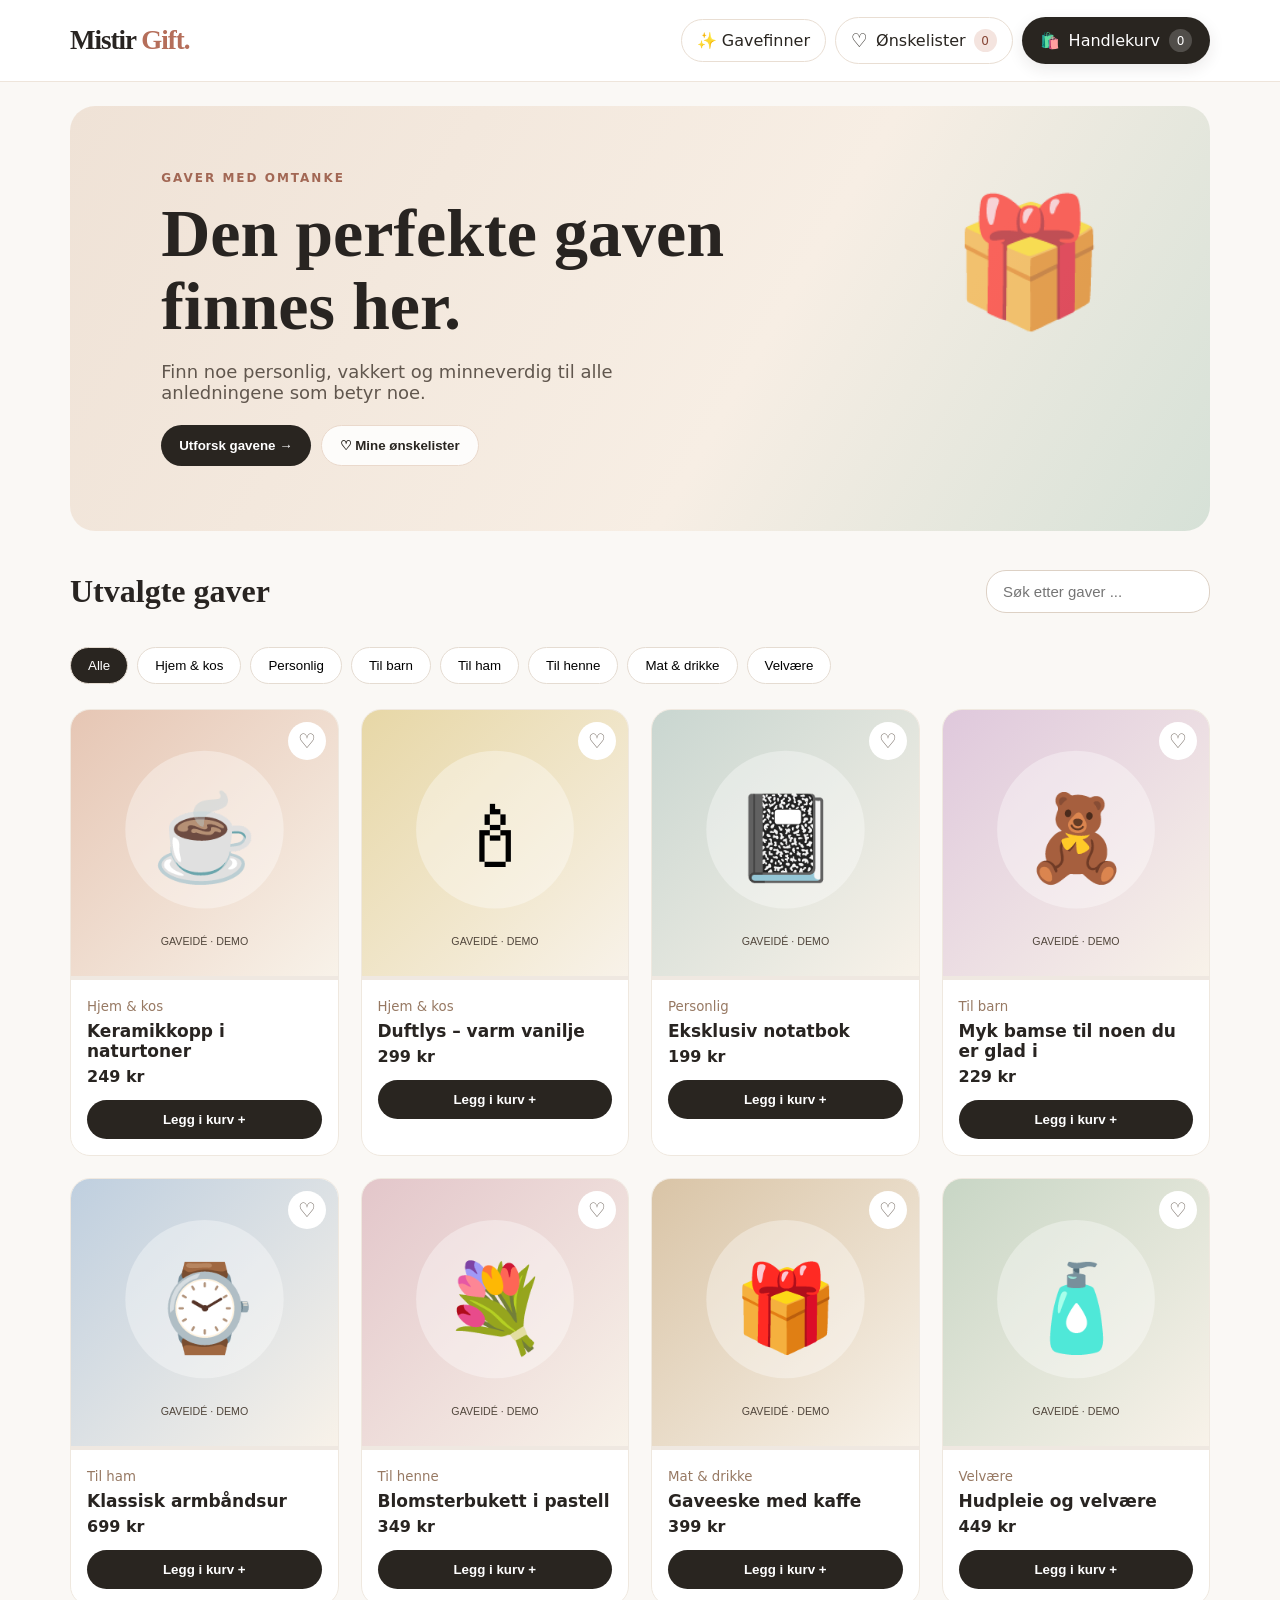
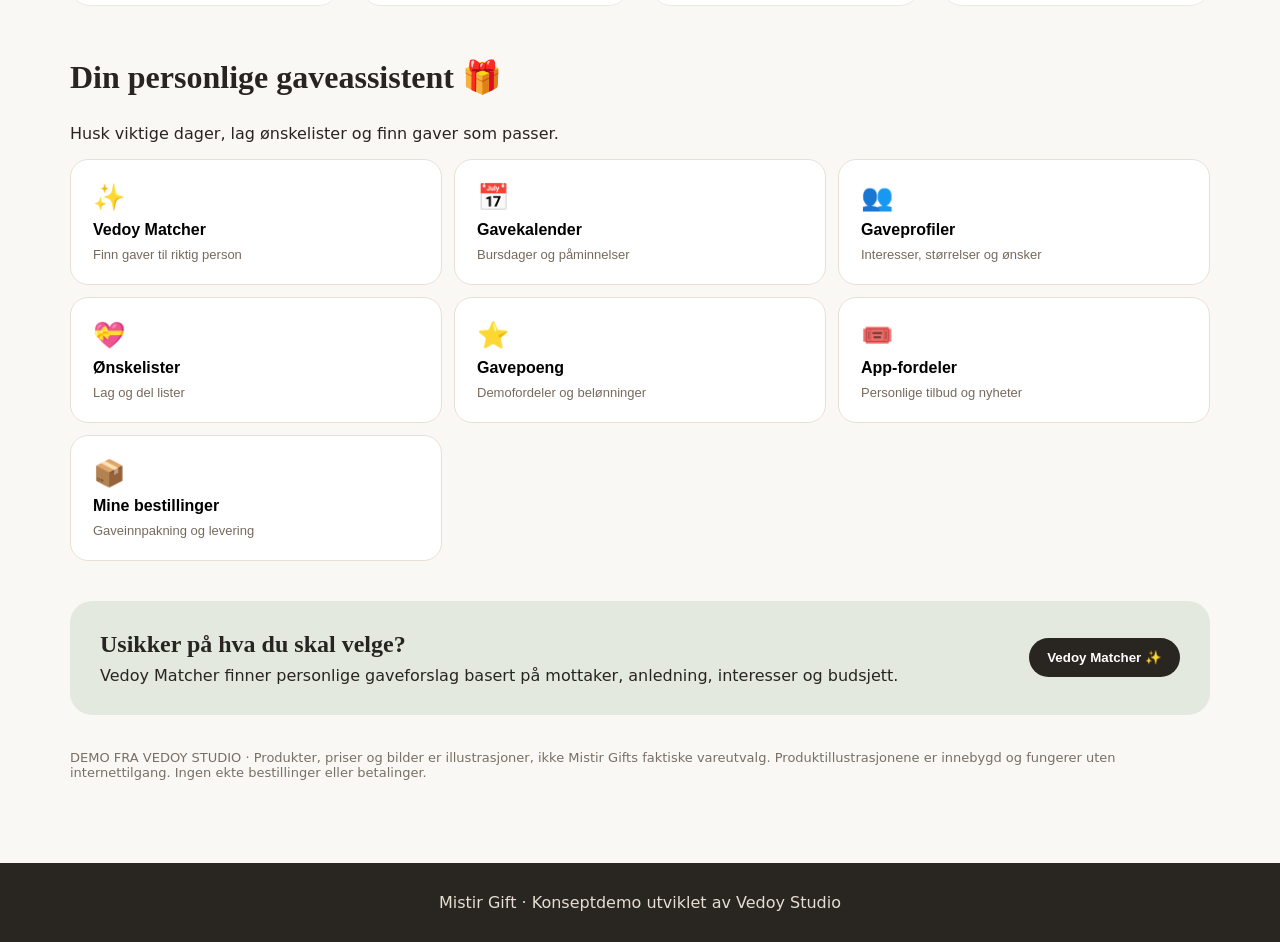
<file: index.html>
<!doctype html><html lang="no"><head><meta charset="utf-8"><meta name="viewport" content="width=device-width,initial-scale=1"><title>Mistir Gift – Demo</title><style>
:root{font-family:Inter,system-ui,-apple-system,sans-serif;color:#282421;background:#faf8f5}*{box-sizing:border-box}body{margin:0}header{background:#fff;position:sticky;top:0;z-index:4;border-bottom:1px solid #eee5db}.top{max-width:1180px;margin:auto;display:flex;align-items:center;justify-content:space-between;padding:17px 20px;gap:14px}.brand{font-family:Georgia,serif;font-size:27px;font-weight:bold;letter-spacing:-1px}.brand span{color:#b56e5a}.btn{border:0;background:#292520;color:#fff;padding:12px 18px;border-radius:25px;cursor:pointer;font-weight:600}.outline{background:#fff;color:#292520;border:1px solid #d8cfc5}main{max-width:1180px;margin:auto;padding:24px 20px 70px}.hero{border-radius:25px;background:linear-gradient(120deg,#efe2d6,#f7eee4 60%,#d6e1d7);padding:65px 8%;margin-bottom:30px;position:relative;overflow:hidden}.hero h1{font-family:Georgia,serif;font-size:clamp(37px,6vw,68px);line-height:1.07;max-width:620px;margin:12px 0}.hero p{max-width:500px;color:#61574e;font-size:18px}.eyebrow{color:#a26754;font-weight:800;letter-spacing:2px;font-size:12px}.hero .deco{position:absolute;right:9%;top:20%;font-size:125px;transform:rotate(-13deg);opacity:.7}.filters{display:flex;gap:9px;flex-wrap:wrap;margin:25px 0}.chip{background:#fff;border:1px solid #e5dcd2;padding:10px 17px;border-radius:24px;cursor:pointer}.chip.active{background:#292520;color:#fff}.heading{display:flex;align-items:center;justify-content:space-between;gap:20px}.heading h2{font-family:Georgia,serif;font-size:32px;margin:12px 0}.search{padding:12px 16px;border:1px solid #ddd1c5;border-radius:20px;background:#fff;min-width:200px;max-width:100%;font-size:15px}.grid{display:grid;grid-template-columns:repeat(4,minmax(0,1fr));gap:22px}.product{background:#fff;border:1px solid #efe8df;border-radius:20px;overflow:hidden}.photo{aspect-ratio:1/1;background:#efe8e1;position:relative}.photo img{width:100%;height:100%;object-fit:cover}.heart{position:absolute;right:12px;top:12px;border:0;border-radius:50%;width:38px;height:38px;background:#fff;cursor:pointer;font-size:20px}.info{padding:16px}.info small{color:#977963}.info h3{margin:6px 0;font-size:17px}.price{font-weight:800}.product .btn{width:100%;margin-top:14px}.banner{background:#e3e9df;border-radius:22px;padding:30px;margin:35px 0;display:flex;justify-content:space-between;align-items:center;gap:18px}.banner h2{font-family:Georgia,serif;margin:0 0 8px}.modalback{position:fixed;inset:0;background:#1c1a18a8;z-index:10;display:none;align-items:center;justify-content:center;padding:20px}.modal{background:#fff;border-radius:22px;padding:25px;width:min(470px,100%);max-height:90vh;overflow:auto}.modal h2{font-family:Georgia,serif}.modal label{display:block;margin:16px 0 7px;font-weight:600}.modal select,.modal input{width:100%;padding:12px;border:1px solid #ded3c8;border-radius:12px}.close{float:right;background:none;border:0;font-size:24px;cursor:pointer}.basket{display:grid;gap:12px}.basketitem{display:flex;justify-content:space-between;border-bottom:1px solid #eee;padding:10px 0}.note{color:#786f65;font-size:13px}.toast{position:fixed;bottom:20px;left:50%;transform:translateX(-50%);background:#292520;color:#fff;padding:13px 23px;border-radius:22px;display:none;z-index:12}footer{background:#292520;color:#e6ded4;padding:30px;text-align:center}@media(max-width:850px){.grid{grid-template-columns:repeat(2,minmax(0,1fr))}.hero .deco{opacity:.16}.hero{padding:50px 30px}}@media(max-width:460px){.grid{gap:12px}.info{padding:12px}.info h3{font-size:15px}.heading{display:block}.search{width:100%}.brand{font-size:22px}.top{padding:13px}.top .btn{padding:9px 12px;font-size:12px}.banner{display:block}}
</style><style>.extras{margin:40px 0}.feature-grid{display:grid;grid-template-columns:repeat(3,minmax(0,1fr));gap:12px}.feature{background:white;border:1px solid #eaded3;border-radius:18px;text-align:left;padding:22px;cursor:pointer;font-size:26px;display:flex;flex-direction:column;gap:8px}.feature strong{font-size:16px}.feature small{font-size:13px;color:#766a5d}.formline{display:grid;gap:8px;margin:12px 0}.formline input,.formline select,.formline textarea{padding:12px;border:1px solid #ddd;border-radius:12px;width:100%}.muted{color:#766a5d}.itemrow{border-bottom:1px solid #eee;padding:12px 0}.itemrow button{margin:5px}.feature:hover{border-color:#b56e5a}@media(max-width:700px){.feature-grid{grid-template-columns:repeat(2,minmax(0,1fr))}}@media(max-width:400px){.feature-grid{grid-template-columns:1fr}}</style><style>html{scroll-behavior:smooth}button{transition:transform .2s,box-shadow .2s}button:hover{transform:translateY(-2px)}button:active{transform:scale(.97)}button:focus-visible,input:focus-visible{outline:3px solid #b56e5a;outline-offset:3px}.hero{animation:rise .65s both}.product,.feature{animation:rise .55s both;transition:transform .25s,box-shadow .25s}.product:hover,.feature:hover{transform:translateY(-5px);box-shadow:0 12px 30px #45342622}.modal{animation:pop .2s both}.photo img{transition:transform .35s}.product:hover .photo img{transform:scale(1.05)}.wish-actions{display:flex;gap:8px;flex-wrap:wrap;margin:12px 0}.wish-actions button{padding:8px 12px}.wish-card{border:1px solid #eaded3;border-radius:15px;padding:14px;margin:12px 0}.wish-check{display:flex;align-items:center;gap:9px;padding:9px 0}.wish-check input{width:18px;height:18px}@keyframes rise{from{opacity:0;transform:translateY(15px)}to{opacity:1;transform:translateY(0)}}@keyframes pop{from{opacity:0;transform:scale(.96)}to{opacity:1;transform:scale(1)}}@media(prefers-reduced-motion:reduce){*,*:before,*:after{animation-duration:.01ms!important;transition-duration:.01ms!important;scroll-behavior:auto!important}}</style><link rel="stylesheet" href="/mistir-ui.css"></head><body><header><div class="top"><div class="brand">Mistir <span>Gift.</span></div><nav class="quicknav" aria-label="Hovedmeny"><button class="navlink finder-link" onclick="giftFinder()">✨ Gavefinner</button><button class="navlink wishlist-link" id="wishlistTrigger" onclick="listsUI()" aria-label="Åpne ønskelister"><span class="nav-icon" aria-hidden="true">♡</span><span class="nav-label">Ønskelister</span><span class="nav-count" id="wishCount">0</span></button><button class="btn navcart" id="cartTrigger" onclick="showCart()" aria-label="Åpne handlekurv"><span class="cart-icon" aria-hidden="true">🛍️</span><span class="cart-label">Handlekurv</span><span class="nav-count" id="count">0</span></button></nav></div></header><main><section class="hero"><div class="eyebrow">GAVER MED OMTANKE</div><h1>Den perfekte gaven finnes her.</h1><p>Finn noe personlig, vakkert og minneverdig til alle anledningene som betyr noe.</p><div class="hero-actions"><button class="btn" onclick="document.getElementById('catalog').scrollIntoView({behavior:'smooth'})">Utforsk gavene →</button><button class="btn outline" onclick="listsUI()">♡ Mine ønskelister</button></div><p class="swipe-hint" aria-hidden="true">Sveip mot venstre for å åpne ønskelistene <span>→</span></p><span class="deco">🎁</span></section><section class="heading" id="catalog"><h2>Utvalgte gaver</h2><input id="search" class="search" placeholder="Søk etter gaver ..." oninput="render()"></section><div class="filters" id="filters"></div><section class="grid" id="products"></section><section class="extras" id="gift-tools"><div class="heading"><h2>Din personlige gaveassistent 🎁</h2></div><p>Husk viktige dager, lag ønskelister og finn gaver som passer.</p><div class="feature-grid"><button class="feature" onclick="giftFinder()">✨ <strong>Vedoy Matcher</strong><small>Finn gaver til riktig person</small></button><button class="feature" onclick="calendarUI()">📅 <strong>Gavekalender</strong><small>Bursdager og påminnelser</small></button><button class="feature" onclick="profilesUI()">👥 <strong>Gaveprofiler</strong><small>Interesser, størrelser og ønsker</small></button><button class="feature" onclick="listsUI()">💝 <strong>Ønskelister</strong><small>Lag og del lister</small></button><button class="feature" onclick="rewardsUI()">⭐ <strong>Gavepoeng</strong><small>Demofordeler og belønninger</small></button><button class="feature" onclick="offersUI()">🎟️ <strong>App-fordeler</strong><small>Personlige tilbud og nyheter</small></button><button class="feature" onclick="ordersUI()">📦 <strong>Mine bestillinger</strong><small>Gaveinnpakning og levering</small></button></div></section><section class="banner"><div><h2>Usikker på hva du skal velge?</h2><div>Vedoy Matcher finner personlige gaveforslag basert på mottaker, anledning, interesser og budsjett.</div></div><button class="btn" onclick="giftFinder()">Vedoy Matcher ✨</button></section><p class="note">DEMO FRA VEDOY STUDIO · Produkter, priser og bilder er illustrasjoner, ikke Mistir Gifts faktiske vareutvalg. Produktillustrasjonene er innebygd og fungerer uten internettilgang. Ingen ekte bestillinger eller betalinger.</p></main><footer>Mistir Gift · Konseptdemo utviklet av Vedoy Studio</footer><nav class="mobile-dock" aria-label="Hurtigmeny"><button onclick="document.getElementById('catalog').scrollIntoView({behavior:'smooth'})"><span class="dock-icon" aria-hidden="true">⌕</span>Produkter</button><button onclick="listsUI()"><span class="dock-icon" aria-hidden="true">♡</span>Ønskelister<span class="dock-count" id="mobileWishCount">0</span></button><button id="mobileCartTrigger" onclick="showCart()"><span class="dock-icon" aria-hidden="true">🛍️</span>Handlekurv<span class="dock-count" id="mobileCartCount">0</span></button></nav><div class="modalback" id="overlay" onclick="if(event.target===this)hide()"><div class="modal"><button class="close" onclick="hide()">×</button><div id="modalbody"></div></div></div><div class="toast" id="toast"></div><script src="./mistir-catalog.js"></script><script>
const products=window.MistirCatalog.products;let category='Alle',cart=[],wishlist=[];const kr=n=>n.toLocaleString('nb-NO')+' kr';function render(){document.getElementById('filters').innerHTML=['Alle',...new Set(products.map(x=>x.category))].map(c=>`<button class="chip ${category===c?'active':''}" onclick="category=${JSON.stringify(c).replace(/"/g,'&quot;')};render()">${c}</button>`).join('');let q=document.getElementById('search').value.toLowerCase();document.getElementById('products').innerHTML=products.filter(p=>(category==='Alle'||p.category===category)&&(p.name+' '+p.category).toLowerCase().includes(q)).map(p=>`<article class="product"><div class="photo"><img loading="lazy" src="${p.image}" alt="${p.name}" onerror="this.style.display='none';this.parentNode.style.background='#e8ded2'"><button class="heart" onclick="toggleWish(${p.id})">${wishlist.includes(p.id)?'♥':'♡'}</button></div><div class="info"><small>${p.category}</small><h3>${p.name}</h3><div class="price">${kr(p.price)}</div><button class="btn" onclick="add(${p.id})">Legg i kurv +</button></div></article>`).join('')||'<p>Ingen produkter funnet.</p>';document.getElementById('count').textContent=cart.length;document.getElementById('wishCount').textContent=wishlist.length}function toast(t){let x=document.getElementById('toast');x.textContent=t;x.style.display='block';setTimeout(()=>x.style.display='none',2200)}function add(id){cart.push(id);render();toast('Lagt i handlekurven!')}function toggleWish(id){wishlist=wishlist.includes(id)?wishlist.filter(x=>x!==id):[...wishlist,id];render();toast('Ønskeliste oppdatert')}function modal(s){document.getElementById('modalbody').innerHTML=s;document.getElementById('overlay').style.display='flex'}function hide(){document.getElementById('overlay').style.display='none'}function showCart(){let total=cart.reduce((s,id)=>s+products.find(p=>p.id===id).price,0);modal(`<h2>Din handlekurv 🛍️</h2>${cart.length?'<div class="basket">'+cart.map((id,i)=>{let p=products.find(p=>p.id===id);return `<div class="basketitem"><span>${p.name}</span><span>${kr(p.price)} <button onclick="cart.splice(${i},1);render();showCart()">×</button></span></div>`}).join('')+'</div><h3>Totalt: '+kr(total)+'</h3><p class="note">Demo: ingen betaling er koblet til.</p><button class="btn" onclick="toast(\'Bestilling er ikke aktiv i demoen\')">Til kassen (demo)</button>':'<p>Handlekurven er tom.</p>'}`)}function showWishlist(){modal(`<h2>Din ønskeliste ♡</h2>${wishlist.length?wishlist.map(id=>{let p=products.find(p=>p.id===id);return `<div class="basketitem">${p.name} <button class="btn" onclick="add(${id});showWishlist()">Legg til</button></div>`}).join(''):'<p>Ingen favoritter ennå.</p>'}`)}function giftFinder(){modal(`<div class="eyebrow">VEDOY MATCHER · GAVEFINNER</div><h2>Hvem vil du glede? ✨</h2><p>Fortell litt om personen, så matcher vi gavene i katalogen.</p><label>Mottaker</label><select id="recipient"><option value="venn">Venn</option><option value="partner">Partner</option><option value="familie">Familie</option><option value="barn">Barn</option><option value="kollega">Kollega</option></select><label>Anledning</label><select id="occasion"><option value="bursdag">Bursdag</option><option value="jul">Jul</option><option value="takk">Takk for hjelpen</option><option value="jubileum">Jubileum</option><option value="bare">Bare fordi</option></select><label>Hva liker personen?</label><select id="interest"><option value="kos">Hjemmekos</option><option value="personlig">Personlige ting</option><option value="mat">Mat og drikke</option><option value="velvare">Velvære</option><option value="lek">Lek og moro</option><option value="stil">Stil og tilbehør</option></select><label>Maksbudsjett</label><select id="budget"><option value="250">250 kr</option><option value="400">400 kr</option><option value="600" selected>600 kr</option><option value="1000">1 000 kr</option></select><button class="btn" style="margin-top:20px;width:100%" onclick="recommend()">Finn mine gavematcher →</button><p class="note">Eksempelalgoritme fra Vedoy Studio – ingen personopplysninger sendes eller lagres.</p>`)}function recommend(){let b=+document.getElementById('budget').value,r=document.getElementById('recipient').value,i=document.getElementById('interest').value,o=document.getElementById('occasion').value;let tags={kos:['Hjem & kos'],personlig:['Personlig'],mat:['Mat & drikke'],velvare:['Velvære'],lek:['Til barn'],stil:['Til ham','Til henne']};let ranked=products.filter(p=>p.price<=b).map(p=>({p,score:(tags[i].includes(p.category)?5:0)+(r==='barn'&&p.category==='Til barn'?5:0)+(r==='partner'&&['Til henne','Til ham','Velvære'].includes(p.category)?2:0)+(o==='takk'&&['Mat & drikke','Hjem & kos'].includes(p.category)?2:0)+(p.price>=b*.45?1:0)})).sort((a,b)=>b.score-a.score||a.p.price-b.p.price).slice(0,3);if(!ranked.length){modal('<h2>Ingen treff innen budsjettet</h2><button class="btn" onclick="giftFinder()">Prøv igjen</button>');return}modal(`<div class="eyebrow">VEDOY MATCHER</div><h2>Dine 3 gavematcher 🎁</h2><p>Forslagene er rangert etter interessene, anledningen og budsjettet ditt.</p>${ranked.map(({p},idx)=>`<div style="display:flex;align-items:center;gap:12px;border-bottom:1px solid #eee;padding:12px 0"><img src="${p.image}" alt="" style="width:90px;height:90px;object-fit:cover;border-radius:12px"><div><small>Match ${idx+1} · ${p.category}</small><h3 style="margin:5px 0">${p.name}</h3><b>${kr(p.price)}</b><div><button class="btn" style="padding:8px 12px;margin-top:8px" onclick="add(${p.id})">Legg i kurv</button></div></div></div>`).join('')}<button class="btn outline" style="margin-top:18px" onclick="giftFinder()">Endre svar</button>`)}render();
</script><script>
const storeKey='mistir-gift-demo-v2';
let giftState;
try{giftState=JSON.parse(localStorage.getItem(storeKey))||{}}catch(e){giftState={}}
giftState={events:[],profiles:[],lists:[],points:50,orders:[],...giftState};
function persistGift(){try{localStorage.setItem(storeKey,JSON.stringify(giftState))}catch(e){toast('Kunne ikke lagre på denne enheten')}}
function safe(t){return String(t??'').replace(/[&<>"']/g,c=>({'&':'&amp;','<':'&lt;','>':'&gt;','"':'&quot;',"'":'&#39;'}[c]))}
function field(id,label,type='text',placeholder=''){return '<div class="formline"><label for="'+id+'">'+label+'</label><input id="'+id+'" type="'+type+'" placeholder="'+safe(placeholder)+'"></div>'}
function value(id){return document.getElementById(id).value.trim()}
function calendarUI(){modal('<h2>📅 Gavekalender</h2><p class="muted">Lagre merkedager på denne enheten.</p>'+field('evName','Navn')+field('evDate','Dato','date')+'<button class="btn" onclick="saveEvent()">Legg til merkedag</button><button class="btn outline" onclick="enableReminders()">Aktiver varsler</button>'+giftState.events.map((e,i)=>'<div class="itemrow"><b>'+safe(e.name)+'</b> · '+safe(e.date)+' <button onclick="removeGift(\'events\','+i+',calendarUI)">Slett</button></div>').join('')+'<p class="note">Nettleservarsler kan vises mens siden er åpen. Automatiske bakgrunnspåminnelser krever en senere app-/serverintegrasjon.</p>')}
function saveEvent(){let name=value('evName'),date=value('evDate');if(!name||!date)return toast('Fyll inn navn og dato');giftState.events.push({name,date});persistGift();calendarUI()}
async function enableReminders(){if(!('Notification'in window))return toast('Varsler støttes ikke her');if(!isSecureContext)return toast('Varsler krever HTTPS');let p=await Notification.requestPermission();toast(p==='granted'?'Varsler tillatt':'Varsler ikke aktivert');if(p==='granted')new Notification('Mistir Gift',{body:'Varsler er aktivert i demoen'})}
function removeGift(key,i,fn){giftState[key].splice(i,1);persistGift();fn()}
function profilesUI(){modal('<h2>👥 Gaveprofiler</h2><p class="muted">Husk hva dine nærmeste liker.</p>'+field('prName','Navn')+field('prLikes','Interesser','text','Kaffe, natur, bøker ...')+field('prSize','Størrelse (valgfritt)')+field('prColor','Favorittfarge (valgfritt)')+'<button class="btn" onclick="saveProfile()">Lagre profil</button>'+giftState.profiles.map((p,i)=>'<div class="itemrow"><b>'+safe(p.name)+'</b><p>'+safe(p.likes)+' · '+safe(p.size)+' · '+safe(p.color)+'</p><button class="btn outline" onclick="matchProfile('+i+')">Finn gave</button> <button onclick="removeGift(\'profiles\','+i+',profilesUI)">Slett</button></div>').join(''))}
function saveProfile(){let name=value('prName');if(!name)return toast('Skriv inn navn');giftState.profiles.push({name,likes:value('prLikes'),size:value('prSize'),color:value('prColor')});persistGift();profilesUI()}
function matchProfile(i){giftFinder();toast('Profil: '+giftState.profiles[i].name+' – velg passende interesse')}
function listsUI(){modal('<h2>💝 Ønskelister</h2><p class="muted">Opprett egne lister. Deling skjer via lenke som inneholder produkt-ID-er.</p>'+field('listName','Listenavn','text','Jul 2026')+'<button class="btn" onclick="saveList()">Opprett liste</button>'+giftState.lists.map((l,i)=>'<div class="itemrow"><b>'+safe(l.name)+'</b><p>'+l.ids.map(id=>safe(products.find(p=>p.id===id)?.name||'')).join(', ')+'</p><button class="btn outline" onclick="editList('+i+')">Rediger</button> <button class="btn outline" onclick="shareList('+i+')">Del</button> <button onclick="removeGift(\'lists\','+i+',listsUI)">Slett</button></div>').join('')+'<button class="btn outline" onclick="showWishlist()">Se favoritter ♡</button>')}
function saveList(){let name=value('listName');if(!name)return toast('Gi listen et navn');giftState.lists.push({name,ids:[...wishlist]});persistGift();listsUI()}
function editList(i){let l=giftState.lists[i];modal('<h2>'+safe(l.name)+'</h2><p>Velg produkter i listen:</p>'+products.map(p=>'<div class="itemrow"><label><input type="checkbox" data-list-product="'+p.id+'" '+(l.ids.includes(p.id)?'checked':'')+'> '+safe(p.name)+'</label></div>').join('')+'<button class="btn" onclick="saveListItems('+i+')">Lagre</button>')}
function saveListItems(i){giftState.lists[i].ids=[...document.querySelectorAll('[data-list-product]:checked')].map(x=>Number(x.dataset.listProduct));persistGift();listsUI()}
function shareList(i){let l=giftState.lists[i];let u=new URL(location.href);u.searchParams.set('wishlist',l.ids.join(','));u.searchParams.set('list',l.name);if(navigator.share)navigator.share({title:l.name,url:u.href}).catch(()=>{});else if(navigator.clipboard)navigator.clipboard.writeText(u.href).then(()=>toast('Delingslenke kopiert')).catch(()=>toast('Kunne ikke kopiere'));else modal('<h2>Del listen</h2><input readonly value="'+safe(u.href)+'">')}
function rewardsUI(){modal('<h2>⭐ Gavepoeng</h2><h3>'+giftState.points+' demopoeng</h3><p>Dette er kun et eksempel på et fremtidig lojalitetsprogram. Poeng har ingen pengeverdi.</p><button class="btn" onclick="demoReward()">Prøv en demobelønning (20 poeng)</button><p class="note">Ekte opptjening og innløsning krever kundekonto og backend.</p>')}
function demoReward(){if(giftState.points<20)return toast('Ikke nok demopoeng');giftState.points-=20;persistGift();rewardsUI();toast('Demobelønning aktivert!')}
function offersUI(){modal('<h2>🎟️ App-fordeler</h2><div class="itemrow"><b>Tidlig tilgang</b><p>Få beskjed når nye gavekolleksjoner lanseres.</p></div><div class="itemrow"><b>Personlige tilbud</b><p>Foreslåtte tilbud basert på interesser du selv velger.</p></div><div class="itemrow"><b>Gavepoeng</b><p>Belønninger for lojale kunder (demofunksjon).</p></div><p class="note">Ingen aktive rabatter eller pushkampanjer er koblet til.</p>')}
function ordersUI(){modal('<h2>📦 Gavebestilling</h2><p>Velg gaveinnpakning og skriv en personlig hilsen. Dette lager kun en lokal prøvebestilling.</p><div class="formline"><label><input type="checkbox" id="wrapGift"> Gaveinnpakning</label></div>'+field('giftMsg','Gavehilsen','text','Gratulerer med dagen!')+field('giftAddress','Leveringsnotat (valgfritt)')+'<button class="btn" onclick="saveDemoOrder()">Lagre prøvebestilling</button><h3>Tidligere prøvebestillinger</h3>'+giftState.orders.map((o,i)=>'<div class="itemrow"><b>Demoordre #'+(i+1)+'</b> · '+safe(o.date)+'<p>'+safe(o.items)+' · '+(o.wrap?'Med innpakning':'Uten innpakning')+'</p><small>Status: Eksempel – ikke sendt</small></div>').join(''))}
function saveDemoOrder(){if(!cart.length)return toast('Legg produkter i handlekurven først');giftState.orders.push({date:new Date().toLocaleDateString('nb-NO'),items:cart.map(id=>products.find(p=>p.id===id)?.name).join(', '),wrap:document.getElementById('wrapGift').checked,message:value('giftMsg'),note:value('giftAddress')});persistGift();cart=[];render();ordersUI();toast('Prøvebestilling lagret – ingen betaling')}
(function(){let params=new URLSearchParams(location.search),ids=(params.get('wishlist')||'').split(',').map(Number).filter(n=>products.some(p=>p.id===n));if(ids.length){let name=params.get('list')||'Delt ønskeliste';let banner=document.createElement('div');banner.className='banner';banner.innerHTML='<div><h2>💝 '+safe(name)+'</h2><p>'+ids.map(id=>safe(products.find(p=>p.id===id).name)).join(', ')+'</p></div><button class="btn" id="importList">Lagre listen</button>';document.querySelector('main').prepend(banner);banner.querySelector('#importList').onclick=()=>{giftState.lists.push({name,ids});persistGift();toast('Ønskelisten er lagret')}}})();
</script><script>
try{wishlist=JSON.parse(localStorage.getItem('mistir-favorites')||'[]').filter(id=>products.some(p=>p.id===id))}catch(e){wishlist=[]}
const oldToggleWish=toggleWish;
toggleWish=function(id){oldToggleWish(id);try{localStorage.setItem('mistir-favorites',JSON.stringify(wishlist))}catch(e){}};
render();
listsUI=function(){modal('<h2>💝 Administrer ønskelister</h2><p>Lag egne lister, legg til eller fjern produkter, gi nytt navn og del.</p>'+field('listName','Navn på ny liste','text','Jul, bursdag ...')+'<button class="btn" onclick="saveList()">Opprett fra favoritter</button>'+giftState.lists.map((l,i)=>'<div class="wish-card"><b>'+safe(l.name)+'</b><p>'+l.ids.length+' produkter · '+kr(l.ids.reduce((s,id)=>s+(products.find(p=>p.id===id)?.price||0),0))+'</p><div class="wish-actions"><button class="btn outline" onclick="editList('+i+')">Rediger varer</button><button class="btn outline" onclick="renameWishList('+i+')">Endre navn</button><button class="btn outline" onclick="shareList('+i+')">Del</button><button class="btn outline" onclick="copyWishList('+i+')">Kopier</button><button class="btn outline" onclick="deleteWishList('+i+')">Slett</button></div></div>').join('')+'<button class="btn outline" onclick="showWishlist()">Favoritter ♡ ('+wishlist.length+')</button>')};
editList=function(i){let l=giftState.lists[i];if(!l)return listsUI();modal('<h2>'+safe(l.name)+'</h2><p>Velg produktene du vil ha i listen:</p>'+products.map(p=>'<label class="wish-check"><input type="checkbox" data-list-product="'+p.id+'" '+(l.ids.includes(p.id)?'checked':'')+'> '+safe(p.name)+' · '+kr(p.price)+'</label>').join('')+'<button class="btn" onclick="saveListItems('+i+')">Lagre endringer</button> <button class="btn outline" onclick="listsUI()">Tilbake</button>')};
function renameWishList(i){let l=giftState.lists[i];if(!l)return;modal('<h2>Endre listenavn</h2>'+field('newListName','Nytt navn','text',l.name)+'<button class="btn" onclick="commitWishName('+i+')">Lagre</button>')}
function commitWishName(i){let n=value('newListName');if(!n||!giftState.lists[i])return toast('Skriv et navn');giftState.lists[i].name=n;persistGift();listsUI();toast('Navnet er endret')}
function copyWishList(i){let l=giftState.lists[i];if(!l)return;giftState.lists.push({name:l.name+' (kopi)',ids:[...l.ids]});persistGift();listsUI();toast('Listen er kopiert')}
function deleteWishList(i){let l=giftState.lists[i];if(!l)return;if(!confirm('Slette ønskelisten '+l.name+'?'))return;giftState.lists.splice(i,1);persistGift();listsUI();toast('Listen er slettet')}
</script>
<script type="module" src="/mistir-motion.js"></script><script src="/mistir-ui.js"></script><script src="./mistir-swipe.js"></script></body></html>
</file>
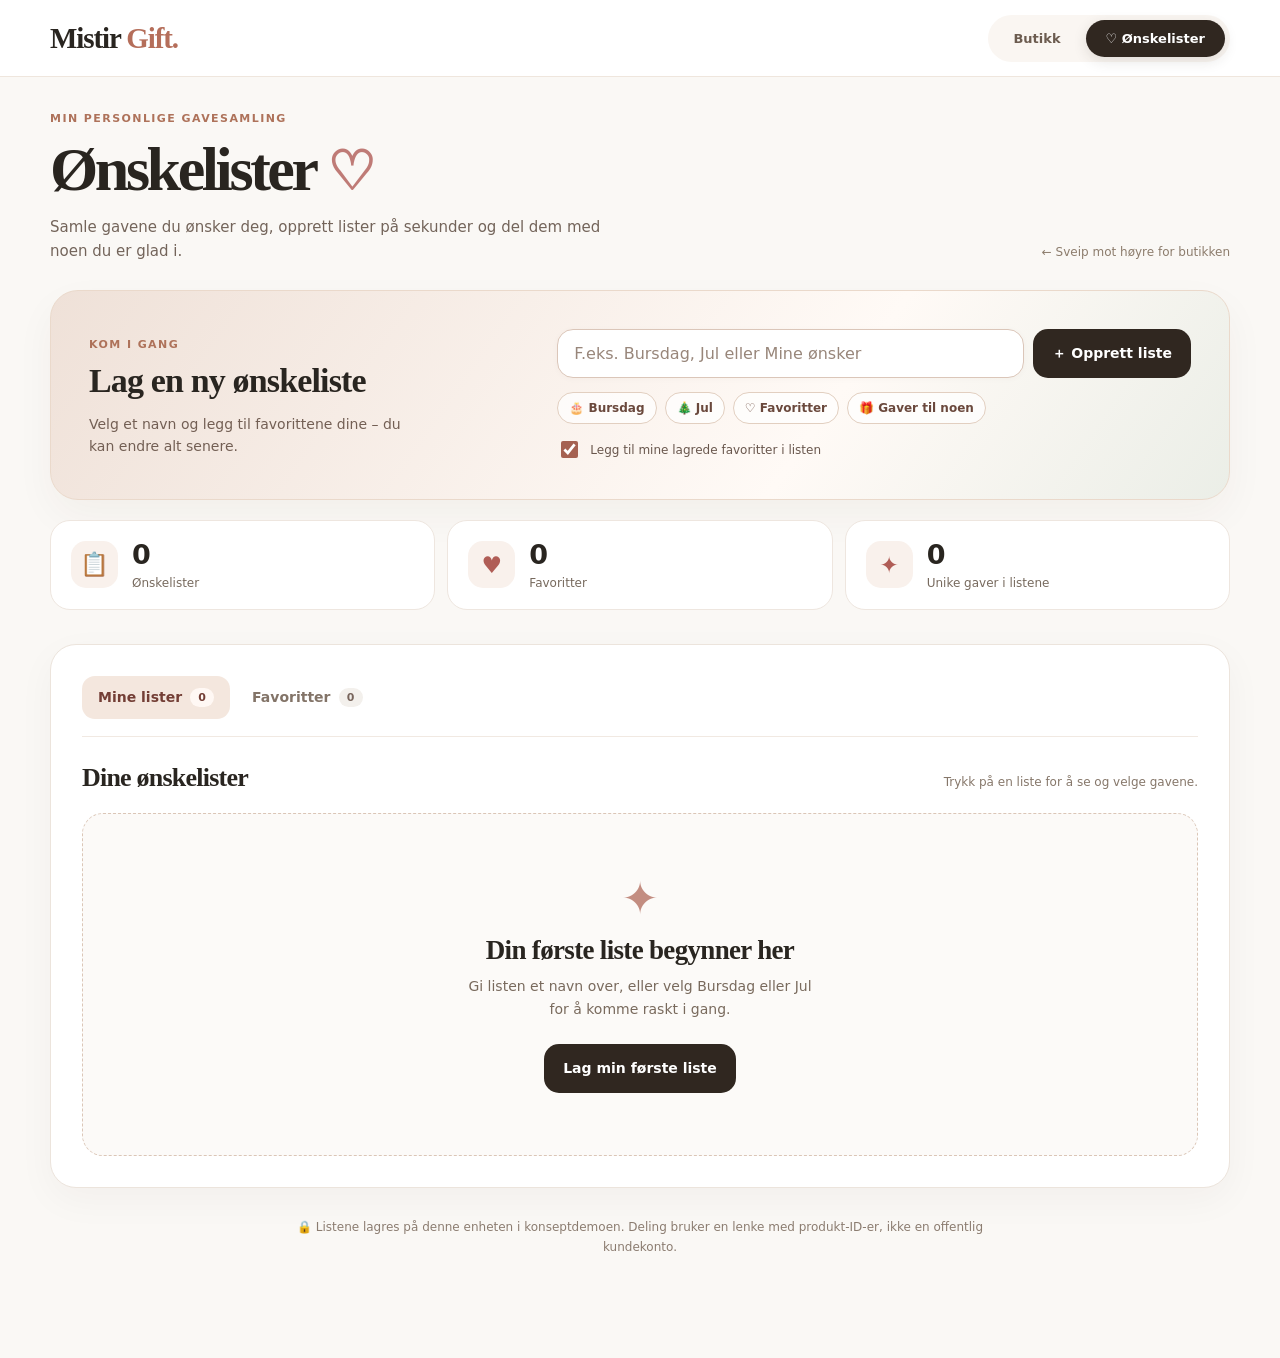
<file: wishlist.html>
<!doctype html>
<html lang="no" data-vd-theme="light" data-mistir-view="wishlist">
<head>
  <meta charset="utf-8">
  <meta name="viewport" content="width=device-width, initial-scale=1, viewport-fit=cover">
  <meta name="theme-color" content="#faf8f5">
  <meta name="description" content="Lag og del ønskelister for bursdag, jul og andre spesielle anledninger. Mistir Gift konseptdemo fra Vedoy Studio.">
  <title>Mine ønskelister | Mistir Gift</title>
  <link rel="stylesheet" href="./vd-base.css">
  <link rel="stylesheet" href="./mistir-wishlist.css">
</head>
<body>
<header class="wl-topbar">
  <div class="wl-top-inner vd-container">
    <a class="wl-brand" href="./index.html" aria-label="Mistir Gift – tilbake til butikken">Mistir <span>Gift.</span></a>
    <nav class="wl-top-nav" aria-label="Hovednavigasjon">
      <a href="./index.html" class="wl-nav-item">Butikk</a>
      <a href="./wishlist.html" class="wl-nav-item is-active" aria-current="page">♡ Ønskelister</a>
    </nav>
  </div>
</header>
<main class="vd-container wl-main" id="wishlistMain">
  <div class="wl-heading">
    <div>
      <span class="wl-kicker">MIN PERSONLIGE GAVESAMLING</span>
      <h1>Ønskelister <span class="wl-heading-heart" aria-hidden="true">♡</span></h1>
      <p class="wl-subtitle">Samle gavene du ønsker deg, opprett lister på sekunder og del dem med noen du er glad i.</p>
    </div>
    <span class="wl-swipe-tip" aria-hidden="true">← Sveip mot høyre for butikken</span>
  </div>

  <section class="wl-create" aria-labelledby="wl-create-title">
    <div class="wl-create-copy">
      <span class="wl-label">KOM I GANG</span>
      <h2 id="wl-create-title">Lag en ny ønskeliste</h2>
      <p>Velg et navn og legg til favorittene dine – du kan endre alt senere.</p>
    </div>
    <form id="createListForm" autocomplete="off">
      <div class="wl-create-fields">
        <label class="vd-visually-hidden" for="newListName">Navn på ønskelisten</label>
        <input id="newListName" name="name" required maxlength="70" placeholder="F.eks. Bursdag, Jul eller Mine ønsker" autocomplete="off">
        <button class="wl-primary-btn" type="submit">＋ Opprett liste</button>
      </div>
      <div class="wl-quick-names" aria-label="Forslag til listenavn">
        <button type="button" data-template="Bursdagsønsker">🎂 Bursdag</button>
        <button type="button" data-template="Juleønsker">🎄 Jul</button>
        <button type="button" data-template="Mine favoritter">♡ Favoritter</button>
        <button type="button" data-template="Gaver til noen">🎁 Gaver til noen</button>
      </div>
      <label class="wl-favorites-opt"><input id="includeFavorites" type="checkbox" checked> <span>Legg til mine lagrede favoritter i listen</span></label>
    </form>
  </section>

  <section class="wl-summary" aria-label="Din gaveoversikt">
    <div class="wl-stat"><span class="wl-stat-icon">📋</span><div><strong id="listStat">0</strong><span>Ønskelister</span></div></div>
    <div class="wl-stat"><span class="wl-stat-icon">♥</span><div><strong id="favoriteStat">0</strong><span>Favoritter</span></div></div>
    <div class="wl-stat wl-stat-wide"><span class="wl-stat-icon">✦</span><div><strong id="savedStat">0</strong><span>Unike gaver i listene</span></div></div>
  </section>

  <section class="wl-collection" aria-label="Dine lister og favoritter">
    <div class="wl-tabs" role="tablist" aria-label="Ønskelistevisning">
      <button class="wl-tab is-active" type="button" role="tab" id="tabLists" aria-controls="listsView" aria-selected="true" data-tab="lists">Mine lister <span id="tabListsCount">0</span></button>
      <button class="wl-tab" type="button" role="tab" id="tabFavorites" aria-controls="favoritesView" aria-selected="false" data-tab="favorites">Favoritter <span id="tabFavoritesCount">0</span></button>
    </div>

    <div id="listsView" role="tabpanel" aria-labelledby="tabLists">
      <div class="wl-section-lede"><h2>Dine ønskelister</h2><p>Trykk på en liste for å se og velge gavene.</p></div>
      <div class="wl-lists-grid" id="listsGrid"></div>
      <div class="wl-empty" id="emptyLists" hidden>
        <div class="wl-empty-symbol">✦</div>
        <h3>Din første liste begynner her</h3>
        <p>Gi listen et navn over, eller velg Bursdag eller Jul for å komme raskt i gang.</p>
        <button class="wl-primary-btn" id="emptyCreateButton" type="button">Lag min første liste</button>
      </div>
    </div>

    <div id="favoritesView" role="tabpanel" aria-labelledby="tabFavorites" hidden>
      <div class="wl-section-lede"><h2>Gavene du har lagret</h2><p>Trykk på hjertet i butikken for å samle favoritter her.</p></div>
      <div class="wl-favorites-grid" id="favoritesGrid"></div>
      <div class="wl-empty" id="emptyFavorites" hidden>
        <div class="wl-empty-symbol">♡</div>
        <h3>Her blir det fint å samle ønsker</h3>
        <p>Du har ikke lagret noen favoritter ennå.</p>
        <a class="wl-primary-btn" href="./index.html#catalog">Utforsk gavene</a>
      </div>
    </div>

    <div id="detailView" aria-label="Rediger ønskeliste" hidden>
      <button class="wl-back-link" type="button" id="detailBack">← Alle ønskelister</button>
      <div class="wl-detail-header">
        <div><span class="wl-label">DIN ØNSKELISTE</span><h2 id="detailTitle"></h2><p id="detailSubtitle"></p></div>
        <div class="wl-detail-actions">
          <button type="button" data-detail-action="share">↗ Del liste</button>
          <button type="button" data-detail-action="rename">✎ Gi nytt navn</button>
          <button type="button" data-detail-action="duplicate">⧉ Kopier</button>
          <button class="wl-danger" type="button" data-detail-action="delete">Slett</button>
        </div>
      </div>
      <form class="wl-rename-form" id="renameListForm" hidden>
        <label for="renameListName">Nytt listenavn</label>
        <div class="wl-rename-row"><input id="renameListName" maxlength="70" required><button type="submit" class="wl-primary-btn">Lagre</button><button type="button" id="cancelRename">Avbryt</button></div>
      </form>
      <div class="wl-picker-info"><strong>Velg gaver til listen</strong><span>Huk av eller fjern haken. Endringene lagres automatisk på denne enheten.</span></div>
      <div id="detailProducts" class="wl-picker-grid"></div>
    </div>
  </section>

  <p class="wl-local-note">🔒 Listene lagres på denne enheten i konseptdemoen. Deling bruker en lenke med produkt-ID-er, ikke en offentlig kundekonto.</p>
</main>
<nav class="wl-mobile-tabs" aria-label="Naviger mellom butikk og ønskelister">
  <a href="./index.html" class="wl-mobile-link"><span aria-hidden="true">⌂</span>Butikk</a>
  <a href="./wishlist.html" class="wl-mobile-link is-active" aria-current="page"><span aria-hidden="true">♡</span>Ønskelister</a>
</nav>
<div id="wishToast" class="wl-toast" role="status" aria-live="polite" aria-atomic="true"></div>
<dialog id="favoritePicker" class="wl-dialog" aria-labelledby="favoritePickerTitle">
  <form method="dialog"><button type="submit" class="wl-dialog-close" aria-label="Lukk">×</button></form>
  <h2 id="favoritePickerTitle">Legg i ønskeliste</h2>
  <p id="favoritePickerIntro">Velg ønskelisten du vil legge gaven i.</p>
  <div id="favoritePickerChoices" class="wl-dialog-choices"></div>
</dialog>
<script src="./mistir-catalog.js"></script>
<script src="./mistir-wishlist.js"></script>
<script src="./mistir-swipe.js"></script>
</body>
</html>
</file>
<file: mistir-ui.css>
/* Mistir Gift – discoverable wishlists and restrained motion */
:root{--rose:#b56e5a;--ink:#292520;--cream:#faf8f5;--focus:#ac6453}
.top{gap:16px;flex-wrap:wrap}
.quicknav{display:flex;align-items:center;gap:9px;margin-left:auto}
.quicknav button{font:inherit;white-space:nowrap;cursor:pointer}
.navlink{display:inline-flex;align-items:center;gap:8px;color:var(--ink);border:1px solid #e9ded3;background:#fff;border-radius:999px;padding:11px 15px;font-size:13px;font-weight:650;transition:background .2s,transform .2s,border-color .2s}
.navlink:hover{background:#f9f3ef;border-color:#d3b7a9}
.nav-icon{font-size:19px;line-height:1}
.nav-count{display:inline-grid;place-items:center;min-width:23px;height:23px;padding:0 5px;border-radius:100px;background:#f4e4df;color:#874636;font-size:12px;font-variant-numeric:tabular-nums}
.navcart{display:inline-flex;align-items:center;gap:9px;white-space:nowrap;box-shadow:0 5px 16px #2e242318}
.navcart .nav-count{background:#ffffff30;color:white}
.mobile-dock{display:none}
.hero-actions{display:flex;flex-wrap:wrap;gap:10px;margin-top:22px}
.hero-actions .btn{margin:0}
.hero-actions .btn.outline{background:#ffffffdc;border:1px solid #ead9cc}
.wish-lede{font-size:14px;color:#6e625a;margin:4px 0 18px;line-height:1.5}
.wish-overview{display:grid;grid-template-columns:1fr 1fr;gap:10px;margin:14px 0 20px}
.wish-summary{border-radius:16px;border:1px solid #eee2d9;padding:14px;background:#fcf9f6;text-align:left;cursor:pointer}
.wish-summary strong{display:block;font-size:20px;font-family:Georgia,serif}
.wish-summary small{color:#6b625a;font-size:12px}
.wish-section-title{font-size:16px;font-weight:700;margin:18px 0 10px}
.wish-card{border-radius:17px;border:1px solid #e9ddd2;background:#fff;padding:16px;margin:10px 0;box-shadow:0 4px 15px #4b382009}
.wish-card-head{display:flex;align-items:center;justify-content:space-between;gap:12px}
.wish-card h3{font-size:16px;margin:0 0 5px}
.wish-card p{font-size:13px;color:#7e7066;margin:0}
.wish-actions{display:flex;gap:7px;flex-wrap:wrap;margin-top:14px}
.wish-actions button{font-size:12px!important;padding:8px 11px!important}
.wish-row{display:flex;gap:12px;align-items:flex-start;border-bottom:1px solid #eee5df;padding:12px 0}
.wish-row>img{width:72px;height:72px;flex:0 0 72px;object-fit:cover;border-radius:12px}
.wish-row-main{flex:1;min-width:0}
.wish-row-main strong{font-size:14px}
.wish-row-main .note{margin:4px 0 8px}
.wish-row-actions{display:flex;gap:6px;align-items:center;flex-wrap:wrap}
.wish-row-actions select{max-width:165px;min-width:110px;padding:8px;border-radius:11px;border:1px solid #ded3c8;font-size:12px}
.wish-row-actions button{padding:7px 10px!important;font-size:12px!important}
.wish-empty{padding:20px;border:1px dashed #d9c5b8;background:#fcf7f3;border-radius:16px;color:#736456;font-size:14px}
.wish-empty .btn{margin-top:8px}
.wish-create{border-radius:15px;padding:14px;background:#f6f1eb;margin:15px 0}
.wish-create label{font-size:13px;margin:0 0 7px}
.wish-create .rowline{display:flex;gap:8px}
.wish-create .rowline input{min-width:0;flex:1}
.wish-create .rowline button{white-space:nowrap}
.wishback{border:0;background:none;padding:8px 0;color:#8c5444;font-weight:700;cursor:pointer}
.heart{color:#71675f;transition:transform .2s,box-shadow .2s,color .2s}
.heart[aria-pressed="true"]{color:#b34c70;background:#fff5f7}
.heart:hover{transform:scale(1.12)}
.heart:focus-visible{outline:3px solid var(--focus)}
.modalback[style*="flex"]{animation:mistir-dim .22s ease both}
.modal{box-shadow:0 28px 90px #251f1c40;animation:mistir-dialog .32s cubic-bezier(.2,.85,.28,1) both}
#cartTrigger.cart-celebrate,#mobileCartTrigger.cart-celebrate{animation:cartCelebration .5s cubic-bezier(.2,.8,.2,1)}
.fly-ghost{position:fixed;z-index:9999;pointer-events:none;object-fit:cover;border-radius:15px;box-shadow:0 12px 30px #47301f5c;will-change:transform,opacity}
.fave-ghost{position:fixed;z-index:9999;pointer-events:none;color:#c4567b;font-size:28px;text-shadow:0 3px 12px #a53d5a52}
.toast{box-shadow:0 12px 30px #28242133}
@keyframes mistir-dim{from{opacity:0}to{opacity:1}}
@keyframes mistir-dialog{from{opacity:0;transform:translateY(14px) scale(.975)}to{opacity:1;transform:translateY(0) scale(1)}}
@keyframes cartCelebration{0%{transform:scale(1)}36%{transform:scale(1.1)}65%{transform:scale(.98)}100%{transform:scale(1)}}
@media(hover:hover){.product{transition:transform .25s cubic-bezier(.2,.8,.2,1),box-shadow .25s}.product:hover{transform:translateY(-4px);box-shadow:0 12px 30px #412a1e21}.product:hover .photo img{transform:scale(1.055)}}
@media(max-width:700px){
 .navlink.finder-link{display:none}
 .navlink{padding:10px 11px}
 .quicknav{gap:6px}
 .hero{padding:38px 25px}
}
@media(max-width:600px){
 body{padding-bottom:76px}
 footer{padding-bottom:38px}
 .top{flex-wrap:nowrap;gap:7px;padding:12px}
 .brand{font-size:21px;white-space:nowrap}
 .quicknav{margin-left:auto}
 .navlink.wishlist-link .nav-label{display:none}
 .navlink.wishlist-link{border-radius:14px}
 .navcart{padding:10px 11px}
 .navcart .cart-label{display:none}
 .navcart .cart-icon{font-size:18px}
 .mobile-dock{display:grid;grid-template-columns:repeat(3,1fr);position:fixed;left:9px;right:9px;bottom:max(9px,env(safe-area-inset-bottom));z-index:8;background:#fffefcf6;backdrop-filter:blur(16px);border:1px solid #e6d9cf;box-shadow:0 14px 45px #27201e2b;border-radius:22px;padding:7px}
 .mobile-dock button{display:flex;flex-direction:column;align-items:center;justify-content:center;gap:2px;border:0;background:transparent;font:600 11px/1.2 system-ui,sans-serif;min-height:50px;position:relative;color:#51443e;cursor:pointer;border-radius:15px}
 .mobile-dock button:hover,.mobile-dock button:focus-visible{background:#f7ede7}
 .mobile-dock .dock-icon{font-size:20px}
 .mobile-dock .dock-count{position:absolute;top:0;right:22%;background:#b56e5a;color:white;border-radius:15px;font-size:9px;min-width:16px;line-height:16px}
 .toast{bottom:89px;width:max-content;max-width:calc(100% - 24px);text-align:center}
 .modalback{padding:8px 8px 78px}
 .modal{width:100%;padding:20px;max-height:calc(100dvh - 105px);border-radius:23px}
 .wish-overview{gap:8px}
 .wish-create .rowline{flex-direction:column}
 .wish-create .rowline button{width:100%}
}
@media(prefers-reduced-motion:reduce){
 *,*::before,*::after{animation-duration:.01ms!important;transition-duration:.01ms!important;scroll-behavior:auto!important}
}


/* Separate wishlist screen navigation, including the Android gesture hint. */
.swipe-hint{font-size:12px!important;color:#7a6254!important;line-height:1.5;margin:14px 0 0!important;letter-spacing:.01em}
.swipe-hint span{font-size:18px;vertical-align:-2px}
@media(hover:hover) and (pointer:fine){.swipe-hint{display:none}}
.mobile-dock button:first-child{background:#f7ede7;color:#733f36}
.mobile-dock button:focus-visible,.navlink:focus-visible{outline:3px solid #b56e5a;outline-offset:3px}
html.mistir-page-leaving-left body{animation:mistir-leave-left .18s ease both}
@keyframes mistir-leave-left{to{opacity:.7;transform:translateX(-19px)}}
@media(prefers-reduced-motion:reduce){html.mistir-page-leaving-left body{animation:none}}
</file>
<file: vd-base.css>
/* Local copy of Vedoy CSS base from https://css.vedoystudio.no/vedoy.css (source: Vedoy CSS Vercel deployment). */
:root {
  --vd-bg: #080b12;
  --vd-surface: #0f1420;
  --vd-surface-raised: #151b29;
  --vd-border: #252d3d;
  --vd-text: #f6f8fb;
  --vd-muted: #929daf;
  --vd-brand: #6dff9c;
  --vd-brand-ink: #06130b;
  --vd-accent: #8aa8ff;
  --vd-danger: #ff6f79;
  --vd-radius: 12px;
  --vd-shadow: 0 24px 80px rgb(0 0 0 / .28);
  --vd-font: Inter, ui-sans-serif, system-ui, -apple-system, "Segoe UI", sans-serif;
  --vd-mono: "SFMono-Regular", Consolas, monospace;
}

[data-vd-theme="light"] { --vd-bg:#f3f5f8; --vd-surface:#fff; --vd-surface-raised:#f7f9fb; --vd-border:#dce2ea; --vd-text:#0e1522; --vd-muted:#627086; --vd-brand:#146c38; --vd-brand-ink:#fff; --vd-accent:#315acb; --vd-danger:#bf3140; }
*, *::before, *::after { box-sizing: border-box; }
html { color-scheme: dark; font-family: var(--vd-font); background: var(--vd-bg); color: var(--vd-text); }
[data-vd-theme="light"] { color-scheme: light; }
body { margin: 0; min-height: 100vh; background: var(--vd-bg); color: var(--vd-text); }
button, input, select, textarea { font: inherit; }
button { cursor: pointer; }
.vd-visually-hidden { position:absolute!important; width:1px!important; height:1px!important; padding:0!important; margin:-1px!important; overflow:hidden!important; clip:rect(0,0,0,0)!important; white-space:nowrap!important; border:0!important; }
.vd-container { width:min(100% - 2rem, 1180px); margin-inline:auto; }
.vd-stack { display:grid; gap:1rem; }
.vd-cluster { display:flex; flex-wrap:wrap; align-items:center; gap:.75rem; }¶»§q«^
</file>
<file: mistir-wishlist.css>
/* Mistir Gift – wishlist screen styled with Vedoy CSS tokens from css.vedoystudio.no */
:root[data-vd-theme="light"]{
  --vd-bg:#faf8f5;--vd-surface:#ffffff;--vd-surface-raised:#fcf9f6;
  --vd-border:#eadfd4;--vd-text:#292520;--vd-muted:#74655b;
  --vd-brand:#ab6150;--vd-accent:#b56e5a;--vd-brand-ink:#ffffff;
  --vd-radius:22px;--vd-shadow:0 16px 46px rgba(53,36,25,.09);
  font-family:Inter,ui-sans-serif,system-ui,-apple-system,"Segoe UI",sans-serif;
}
*{box-sizing:border-box}
html{scroll-behavior:smooth}
body{background:var(--vd-bg);color:var(--vd-text);margin:0;min-height:100vh}
button,input{font:inherit}
button{cursor:pointer}
a{text-decoration:none;color:inherit}
[hidden]{display:none!important}
:focus-visible{outline:3px solid #bd7765;outline-offset:3px}
.wl-topbar{position:sticky;top:0;z-index:10;border-bottom:1px solid #efe6dd;background:rgba(255,255,255,.93);backdrop-filter:blur(18px)}
.wl-top-inner{display:flex;align-items:center;justify-content:space-between;min-height:76px;gap:22px}
.wl-brand{font:700 29px/1 Georgia,serif;letter-spacing:-1.1px;white-space:nowrap}
.wl-brand span{color:#b56e5a}
.wl-top-nav{display:flex;gap:5px;background:#faf6f2;padding:5px;border-radius:30px}
.wl-nav-item{padding:11px 20px;border-radius:25px;font-size:13px;font-weight:750;color:#6c5c50;transition:background .2s,color .2s}
.wl-nav-item:hover{background:#fff}
.wl-nav-item.is-active{background:#302720;color:#fff;box-shadow:0 4px 14px #30272020}
.wl-main{padding-block:30px 100px}
.wl-heading{display:flex;align-items:end;justify-content:space-between;gap:16px;margin-bottom:26px}
.wl-kicker,.wl-label{font-size:11px;letter-spacing:.13em;font-weight:800;color:#ae725a}
.wl-heading h1{font:700 clamp(36px,6vw,62px)/1.06 Georgia,serif;letter-spacing:-.055em;margin:11px 0 12px}
.wl-heading-heart{color:#bf7b76;font-family:ui-sans-serif,sans-serif;font-size:.87em}
.wl-subtitle{color:#73645a;line-height:1.65;max-width:560px;font-size:15px;margin:0}
.wl-swipe-tip{font-size:12px;color:#8c7c6c;white-space:nowrap;padding-bottom:5px}
.wl-create{display:grid;grid-template-columns:minmax(180px,.82fr) minmax(280px,1.18fr);gap:28px;align-items:center;padding:clamp(22px,4vw,38px);border:1px solid #ead9cb;background:linear-gradient(125deg,#efe1d8,#fffaf6 65%,#ebeee7);border-radius:28px;box-shadow:0 16px 40px rgba(65,43,31,.045)}
.wl-create h2{font:700 clamp(24px,3vw,34px)/1.1 Georgia,serif;letter-spacing:-.025em;margin:10px 0}
.wl-create-copy p{color:#735f54;font-size:14px;max-width:320px;line-height:1.6;margin-bottom:0}
.wl-create-fields{display:flex;gap:9px;align-items:stretch}
.wl-create-fields input,.wl-rename-row input{min-width:0;flex:1;border:1px solid #dbc6b9;border-radius:16px;padding:14px 16px;color:#302720;background:#fff;box-shadow:0 1px 6px #58382508}
.wl-create-fields input::placeholder{color:#98867a}
.wl-primary-btn{display:inline-flex;align-items:center;justify-content:center;border:0;background:#302720;color:#fff;border-radius:15px;padding:13px 19px;font-weight:800;font-size:14px;min-height:49px;white-space:nowrap;transition:transform .18s ease,background .18s ease}
.wl-primary-btn:hover{background:#5c3b32;transform:translateY(-1px)}
.wl-primary-btn:active{transform:scale(.99)}
.wl-quick-names{display:flex;flex-wrap:wrap;gap:8px;margin:14px 0}
.wl-quick-names button{font-size:12px;font-weight:650;border:1px solid #e2cfc0;background:#ffffffb8;border-radius:999px;padding:8px 11px;color:#6a483c;transition:background .16s}
.wl-quick-names button:hover{background:#fff}
.wl-favorites-opt{display:flex;align-items:center;gap:9px;color:#69574d;font-size:12px;cursor:pointer;line-height:1.5}
.wl-favorites-opt input{width:17px;height:17px;accent-color:#a56151}
.wl-summary{display:grid;grid-template-columns:repeat(3,1fr);gap:12px;margin:20px 0 34px}
.wl-stat{display:flex;align-items:center;gap:14px;background:#fff;border:1px solid #eee6df;border-radius:20px;padding:18px 20px}
.wl-stat-icon{width:47px;height:47px;flex:none;border-radius:15px;display:grid;place-items:center;background:#f9f1ec;color:#b05d56;font-size:23px}
.wl-stat strong{display:block;font-size:27px;line-height:1.2;letter-spacing:-.02em;font-variant-numeric:tabular-nums}
.wl-stat div>span{font-size:12px;color:#776a5e}
.wl-collection{background:#fff;border:1px solid #ece4dc;border-radius:26px;padding:clamp(18px,3vw,31px);box-shadow:0 12px 38px rgba(57,37,24,.04)}
.wl-tabs{display:flex;align-items:center;gap:6px;border-bottom:1px solid #f1e9e2;padding-bottom:17px;margin-bottom:26px}
.wl-tab{position:relative;border:0;background:none;color:#837468;font-weight:800;font-size:14px;padding:12px 16px;border-radius:13px;display:flex;gap:8px;align-items:center}
.wl-tab:hover{background:#f8f3ef}
.wl-tab.is-active{background:#f4e7de;color:#733e35}
.wl-tab span{background:#f3f0ec;border-radius:999px;padding:3px 8px;min-width:24px;font-size:11px;color:#78655c}
.wl-tab.is-active span{background:#fff8f4;color:#733e35}
.wl-section-lede{display:flex;align-items:baseline;justify-content:space-between;gap:12px;margin-bottom:20px}
.wl-section-lede h2{font:700 26px Georgia,serif;letter-spacing:-.03em;margin:0}
.wl-section-lede p{font-size:12px;color:#86776a;margin:0}
.wl-lists-grid{display:grid;grid-template-columns:repeat(2,minmax(0,1fr));gap:17px}
.wl-list-card{position:relative;display:flex;flex-direction:column;gap:17px;border:1px solid #ecdfd3;border-radius:23px;padding:22px;background:linear-gradient(150deg,#fcf7f2,#fff 80%);box-shadow:0 9px 27px rgba(59,41,29,.035);transition:transform .22s ease,box-shadow .22s ease,border-color .22s}
.wl-list-card:hover{transform:translateY(-3px);border-color:#dbbca9;box-shadow:0 16px 36px rgba(59,41,29,.095)}
.wl-card-top{display:flex;align-items:flex-start;justify-content:space-between;gap:12px}
.wl-card-icon{width:49px;height:49px;border-radius:16px;display:grid;place-items:center;background:#f3ded8;font-size:24px}
.wl-card-menu{position:relative}
.wl-card-menu summary{cursor:pointer;display:grid;place-items:center;width:35px;height:35px;border:1px solid #eddfd3;border-radius:11px;background:#fff;font-size:20px;line-height:1;list-style:none}
.wl-card-menu summary::-webkit-details-marker{display:none}
.wl-card-menu[open] summary{background:#f6e9e2}
.wl-card-menu-items{position:absolute;z-index:2;right:0;top:40px;min-width:160px;padding:7px;background:white;box-shadow:0 12px 34px #31201720;border:1px solid #eee3dc;border-radius:13px;display:grid;gap:3px}
.wl-card-menu-items button{border:0;text-align:left;background:transparent;padding:10px;border-radius:8px;color:#4e4139;font-size:12px}
.wl-card-menu-items button:hover{background:#faf1eb}
.wl-card-menu-items button.wl-danger{color:#a43e45}
.wl-list-card h3{font:700 24px/1.2 Georgia,serif;letter-spacing:-.02em;margin:0;overflow-wrap:anywhere}
.wl-list-meta{font-size:12px;color:#86756b;margin:6px 0 0}
.wl-product-peek{display:flex;align-items:center;min-height:47px;padding-left:2px}
.wl-product-peek img{width:47px;height:47px;border:3px solid white;border-radius:14px;object-fit:cover;background:#f4e8de;box-shadow:0 3px 8px #6b524020}
.wl-product-peek img+img{margin-left:-10px}
.wl-peek-empty{font-size:12px;color:#967b71}
.wl-card-actions{display:flex;gap:8px;margin-top:auto}
.wl-card-actions button{flex:1;min-width:0;border-radius:13px;padding:12px;border:1px solid #e6d7cc;background:#fff;color:#60463b;font-size:13px;font-weight:800}
.wl-card-actions .wl-open-btn{background:#302720;border-color:#302720;color:#fff}
.wl-card-actions button:hover{filter:brightness(.96)}
.wl-empty{text-align:center;padding:clamp(35px,5vw,62px) 20px;background:#fcfaf8;border:1px dashed #dbc6b7;border-radius:21px}
.wl-empty-symbol{font-size:45px;color:#c38d81;line-height:1}
.wl-empty h3{font:700 27px Georgia,serif;letter-spacing:-.025em;margin:14px 0 9px}
.wl-empty p{font-size:14px;line-height:1.65;color:#796a5d;max-width:350px;margin:0 auto 23px}
.wl-favorites-grid,.wl-picker-grid{display:grid;grid-template-columns:repeat(2,minmax(0,1fr));gap:13px}
.wl-fav-card,.wl-picker-item{border:1px solid #ede3da;border-radius:17px;padding:11px;display:flex;gap:14px;align-items:center;min-width:0;background:#fff}
.wl-fav-card img,.wl-picker-item img{width:75px;height:75px;flex:none;border-radius:12px;object-fit:cover;background:#efe4db}
.wl-fav-body,.wl-picker-body{min-width:0;flex:1;display:grid;gap:5px}
.wl-fav-body strong,.wl-picker-body strong{font-size:13px;line-height:1.4;overflow-wrap:anywhere}
.wl-fav-body small,.wl-picker-body small{font-size:11px;color:#857367}
.wl-fav-actions{display:flex;gap:7px;flex-wrap:wrap;margin-top:7px}
.wl-fav-actions button{border:1px solid #e9dbd0;border-radius:11px;background:#fffaf7;padding:9px 11px;font-size:12px;color:#785546;font-weight:750}
.wl-fav-actions button:hover{background:#f3e3da}
.wl-back-link{border:0;background:transparent;font-size:13px;font-weight:800;color:#915949;padding:10px 0;margin-bottom:16px}
.wl-detail-header{display:flex;align-items:flex-start;justify-content:space-between;gap:18px;margin-bottom:24px}
.wl-detail-header h2{font:700 clamp(26px,4vw,36px)/1.15 Georgia,serif;margin:7px 0}
.wl-detail-header p{color:#837064;margin:4px 0 0;font-size:13px}
.wl-detail-actions{display:flex;flex-wrap:wrap;gap:8px}
.wl-detail-actions button{border:1px solid #e9dcd0;background:#fffaf7;border-radius:12px;padding:10px 12px;font-weight:750;font-size:12px;color:#674a3f}
.wl-detail-actions button.wl-danger{color:#b44148}
.wl-rename-form{padding:16px;border-radius:16px;background:#f9f3ee;border:1px solid #e9d7cb;margin:0 0 22px}
.wl-rename-form label{display:block;font-size:12px;font-weight:800;margin-bottom:8px}
.wl-rename-row{display:flex;gap:9px}
.wl-rename-row button:not(.wl-primary-btn){border:1px solid #dfcdc1;background:white;border-radius:13px;padding:10px}
.wl-picker-info{display:grid;gap:5px;background:#f8f3ef;border-radius:15px;padding:15px 17px;margin-bottom:17px}
.wl-picker-info strong{font-size:14px}
.wl-picker-info span{color:#816f63;font-size:12px;line-height:1.5}
.wl-picker-item{cursor:pointer;position:relative;transition:border-color .15s,background .15s}
.wl-picker-item:has(input:checked){border-color:#bc8974;background:#fffbf7}
.wl-picker-item:hover{border-color:#d7b3a1}
.wl-picker-item input{width:20px;height:20px;flex:none;accent-color:#a65e4d}
.wl-local-note{text-align:center;color:#8b7c70;font-size:12px;line-height:1.7;max-width:720px;margin:29px auto 0}
.wl-mobile-tabs{display:none}
.wl-toast{position:fixed;z-index:60;left:50%;bottom:24px;transform:translate(-50%,20px);opacity:0;pointer-events:none;background:#302720;color:white;border-radius:999px;padding:13px 22px;font-size:13px;box-shadow:0 14px 36px #36261e33;transition:opacity .2s,transform .2s;max-width:calc(100% - 32px);text-align:center}
.wl-toast.is-visible{opacity:1;transform:translate(-50%,0)}
.wl-dialog{border:1px solid #e8d7cb;border-radius:23px;max-width:min(92vw,430px);width:100%;padding:28px;box-shadow:0 24px 90px #33271e44;background:white;color:#292520}
.wl-dialog::backdrop{background:#2017128a;backdrop-filter:blur(4px)}
.wl-dialog h2{font:700 30px Georgia,serif;margin:0 0 8px}
.wl-dialog p{font-size:13px;color:#847165}
.wl-dialog-close{float:right;border:0;background:#f4ebe5;border-radius:50%;font-size:22px;width:34px;height:34px;line-height:1}
.wl-dialog-choices{display:grid;gap:8px;margin-top:19px}
.wl-dialog-choices button{border:1px solid #e8d6ca;background:#fcf8f4;border-radius:13px;padding:14px;text-align:left;font-weight:800;color:#584139}
.wl-dialog-choices button:hover{background:#f2e5db}
html.mistir-page-leaving-right body{animation:wl-slide-right .18s ease both}
@keyframes wl-slide-right{to{transform:translateX(18px);opacity:.75}}
@media(max-width:800px){
 .wl-create{grid-template-columns:1fr;gap:13px}
 .wl-swipe-tip{display:none}
 .wl-detail-header{display:block}
 .wl-detail-actions{margin-top:16px}
 .wl-section-lede{display:block}
 .wl-section-lede p{margin-top:6px}
}
@media(max-width:620px){
 .wl-top-inner{min-height:68px}
 .wl-brand{font-size:24px}
 .wl-top-nav{gap:2px;padding:3px}
 .wl-nav-item{font-size:12px;padding:9px 11px}
 .wl-main{padding-top:24px;padding-bottom:108px}
 .wl-heading{margin-bottom:23px}
 .wl-subtitle{font-size:14px}
 .wl-create{padding:22px;border-radius:23px}
 .wl-create-fields{flex-direction:column}
 .wl-primary-btn{width:100%}
 .wl-summary{gap:8px;margin-bottom:22px}
 .wl-stat{padding:12px 9px;gap:6px;border-radius:15px}
 .wl-stat-icon{width:32px;height:32px;font-size:18px;border-radius:11px}
 .wl-stat strong{font-size:22px}
 .wl-stat div>span{font-size:10px;line-height:1.3;display:block}
 .wl-collection{padding:17px 13px;border-radius:21px}
 .wl-tabs{margin-bottom:20px}
 .wl-tab{padding:10px 11px;font-size:13px}
 .wl-lists-grid,.wl-favorites-grid,.wl-picker-grid{grid-template-columns:minmax(0,1fr)}
 .wl-section-lede h2{font-size:24px}
 .wl-list-card{padding:19px}
 .wl-fav-card img,.wl-picker-item img{width:68px;height:68px}
 .wl-mobile-tabs{display:grid;grid-template-columns:repeat(2,1fr);position:fixed;z-index:11;bottom:max(9px,env(safe-area-inset-bottom));left:9px;right:9px;padding:7px;border:1px solid #e8dbd1;background:#fffdfcf0;backdrop-filter:blur(18px);border-radius:22px;box-shadow:0 14px 45px #33261b2b}
 .wl-mobile-link{min-height:52px;display:flex;flex-direction:column;align-items:center;justify-content:center;gap:2px;color:#78665d;font-size:11px;font-weight:700;border-radius:16px}
 .wl-mobile-link span{font-size:22px;line-height:1}
 .wl-mobile-link.is-active{background:#f7ede7;color:#874b3d}
 .wl-toast{bottom:88px}
}
@media(max-width:390px){.wl-stat-icon{display:none}.wl-stat{justify-content:center}}
@media(prefers-reduced-motion:reduce){
 html{scroll-behavior:auto}
 *,*::before,*::after{animation-duration:.01ms!important;transition-duration:.01ms!important}
}
</file>
